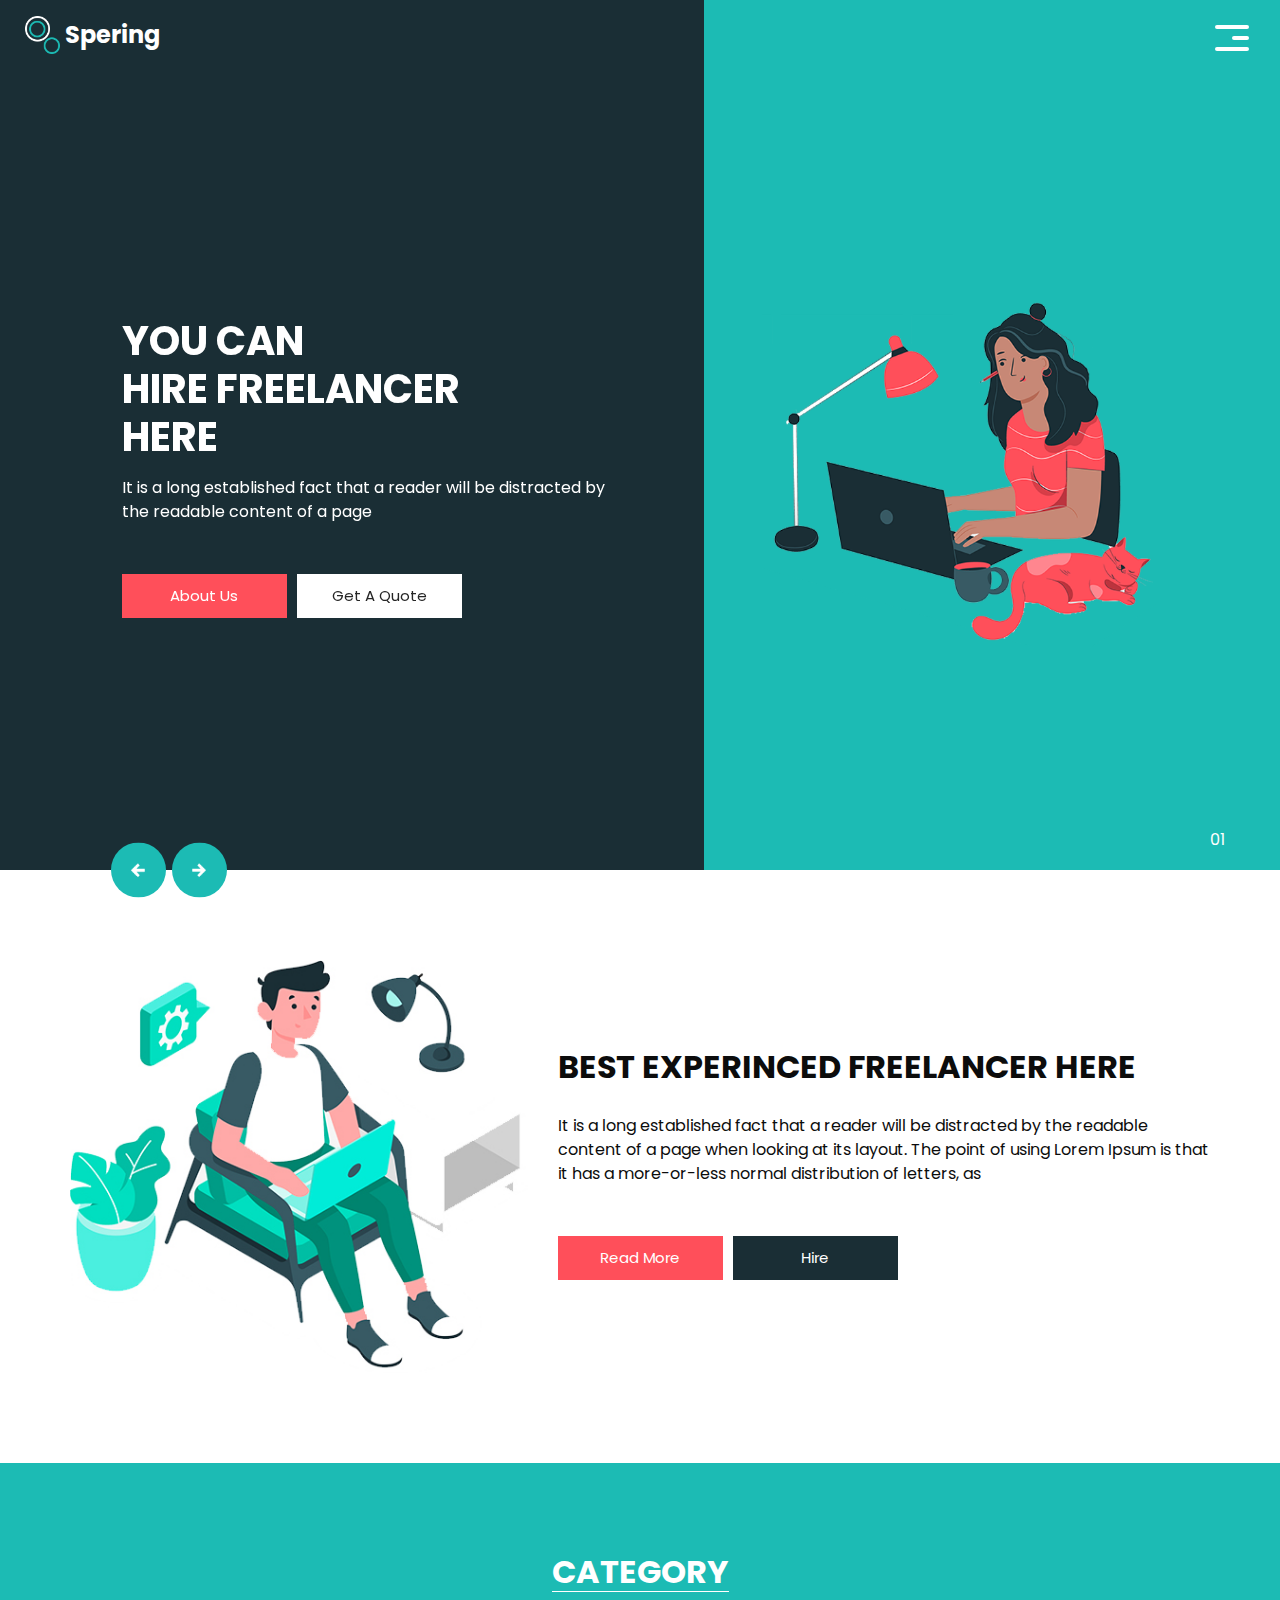
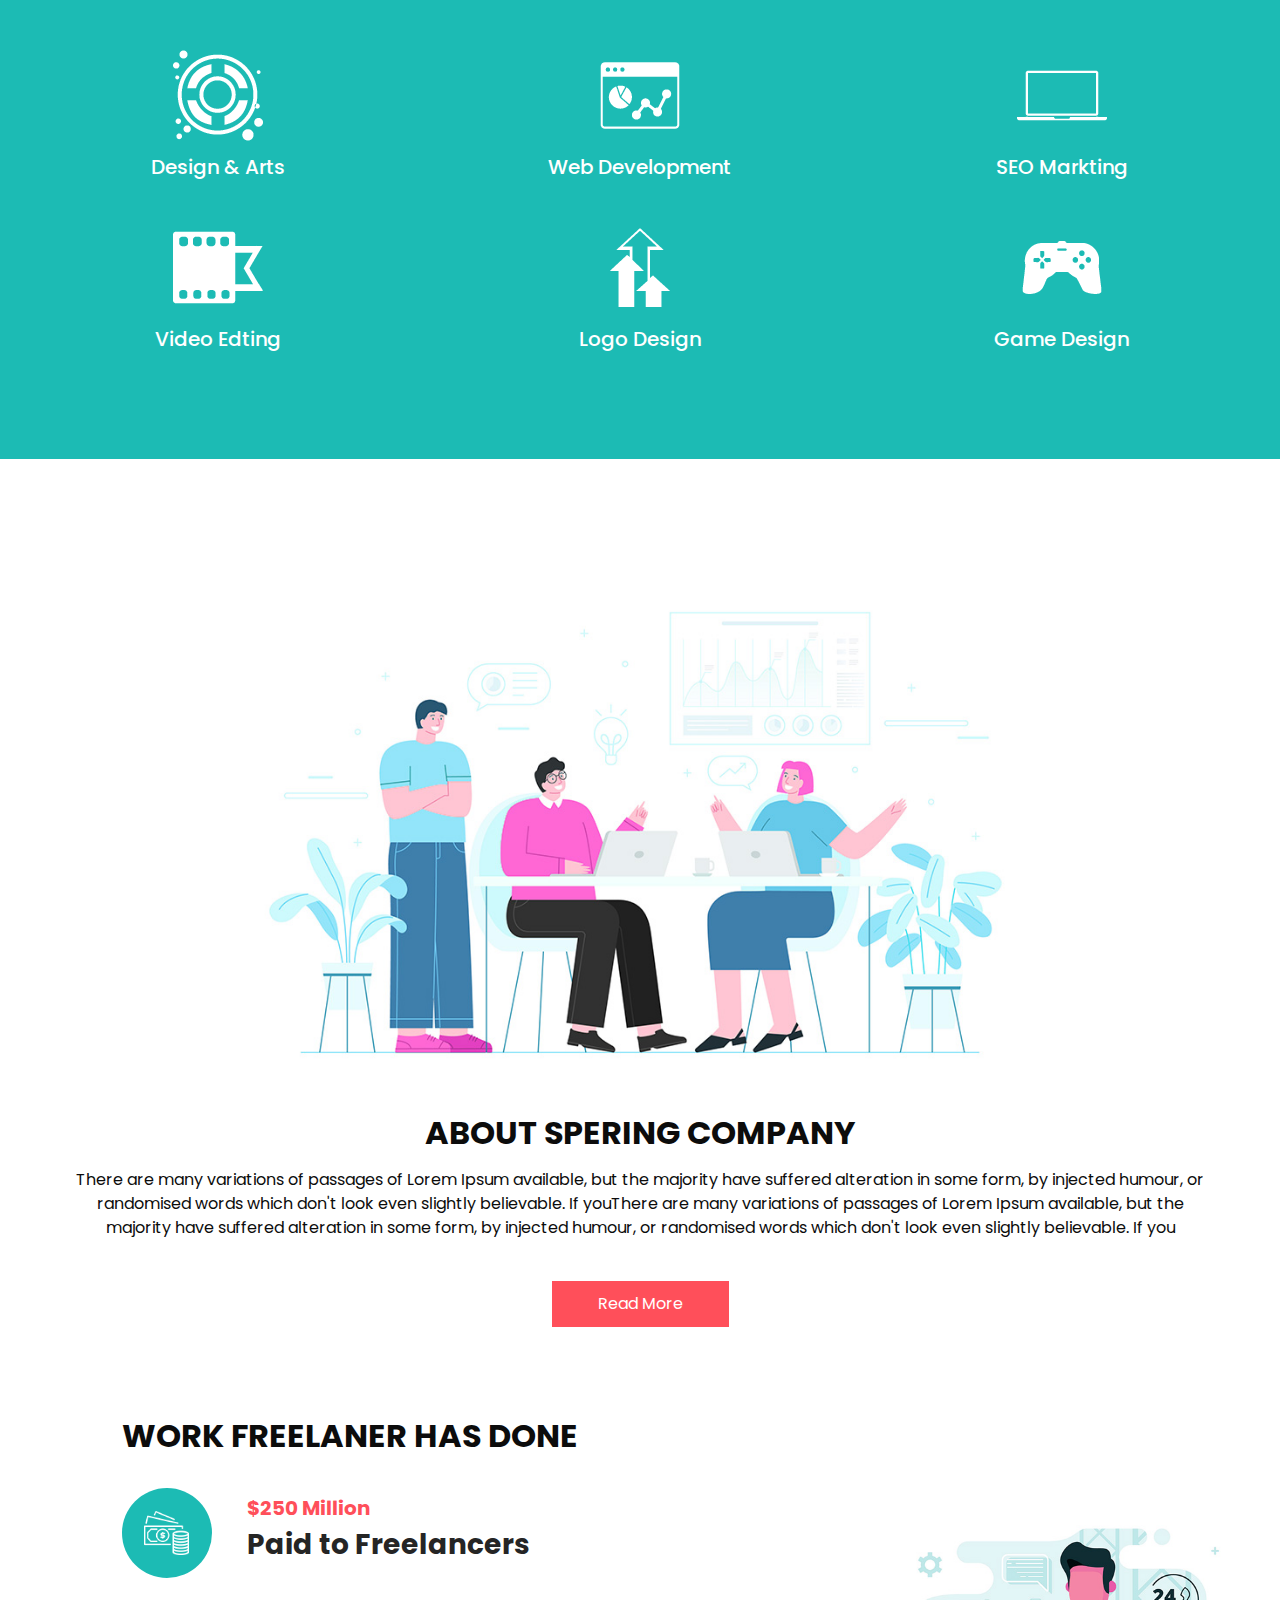
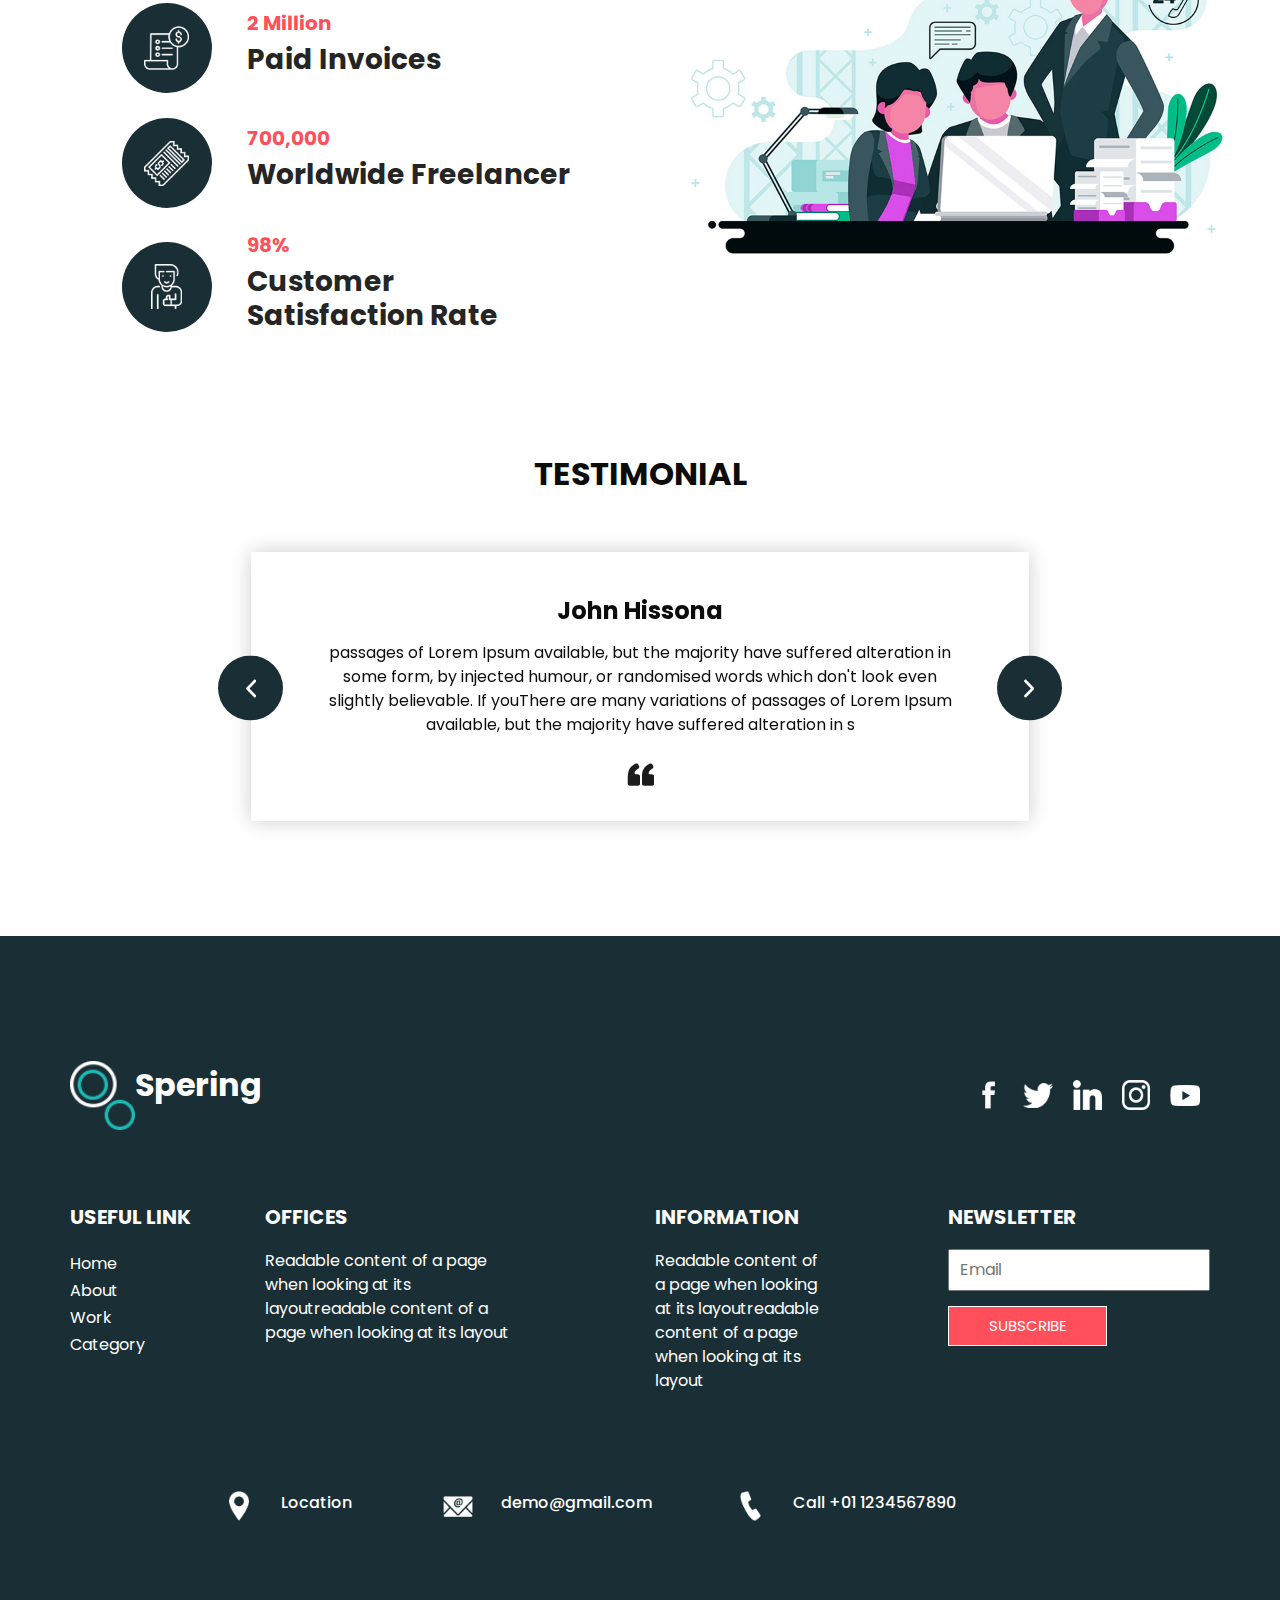
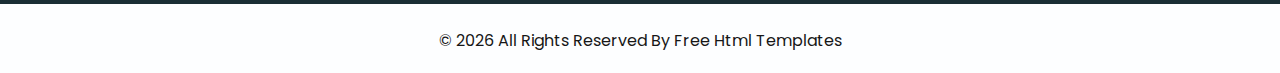
<file: doc/index.html>
<!DOCTYPE html>
<html>

<head>
  <!-- Basic -->
  <meta charset="utf-8" />
  <meta http-equiv="X-UA-Compatible" content="IE=edge" />
  <!-- Mobile Metas -->
  <meta name="viewport" content="width=device-width, initial-scale=1, shrink-to-fit=no" />
  <!-- Site Metas -->
  <meta name="keywords" content="" />
  <meta name="description" content="" />
  <meta name="author" content="" />

  <title>Spering</title>

  <!-- bootstrap core css -->
  <link rel="stylesheet" type="text/css" href="css/bootstrap.css" />

  <link href="https://fonts.googleapis.com/css?family=Poppins:400,700&display=swap" rel="stylesheet">
  <!-- Custom styles for this template -->
  <link href="css/style.css" rel="stylesheet" />
  <!-- responsive style -->
  <link href="css/responsive.css" rel="stylesheet" />
</head>

<body>
  <div class="hero_area">
    <!-- header section strats -->
    <header class="header_section">
      <div class="container-fluid">
        <nav class="navbar navbar-expand-lg custom_nav-container">
          <a class="navbar-brand" href="index.html">
            <img src="images/logo.png" alt="" />
            <span>
              Spering
            </span>
          </a>
          <button class="navbar-toggler" type="button" data-toggle="collapse" data-target="#navbarSupportedContent" aria-controls="navbarSupportedContent" aria-expanded="false" aria-label="Toggle navigation">
            <span class="navbar-toggler-icon"></span>
          </button>

          <div class="collapse navbar-collapse" id="navbarSupportedContent">
            <ul class="navbar-nav  ">
              <li class="nav-item active">
                <a class="nav-link" href="index.html">Home <span class="sr-only">(current)</span></a>
              </li>
              <li class="nav-item">
                <a class="nav-link" href="about.html"> About</a>
              </li>
              <li class="nav-item">
                <a class="nav-link" href="work.html">Work </a>
              </li>
              <li class="nav-item">
                <a class="nav-link" href="category.html"> Category </a>
              </li>
            </ul>
            <div class="user_option">
              <a href="">
                <span>
                  Login
                </span>
              </a>
              <form class="form-inline my-2 my-lg-0 ml-0 ml-lg-4 mb-3 mb-lg-0">
                <button class="btn  my-2 my-sm-0 nav_search-btn" type="submit"></button>
              </form>
            </div>
          </div>
          <div>
            <div class="custom_menu-btn ">
              <button>
                <span class=" s-1">

                </span>
                <span class="s-2">

                </span>
                <span class="s-3">

                </span>
              </button>
            </div>
          </div>

        </nav>
      </div>
    </header>
    <!-- end header section -->
    <!-- slider section -->
    <section class="slider_section ">
      <div class="carousel_btn-container">
        <a class="carousel-control-prev" href="#carouselExampleIndicators" role="button" data-slide="prev">
          <span class="sr-only">Previous</span>
        </a>
        <a class="carousel-control-next" href="#carouselExampleIndicators" role="button" data-slide="next">
          <span class="sr-only">Next</span>
        </a>
      </div>
      <div id="carouselExampleIndicators" class="carousel slide" data-ride="carousel">
        <ol class="carousel-indicators">
          <li data-target="#carouselExampleIndicators" data-slide-to="0" class="active">01</li>
          <li data-target="#carouselExampleIndicators" data-slide-to="1">02</li>
          <li data-target="#carouselExampleIndicators" data-slide-to="2">03</li>
        </ol>
        <div class="carousel-inner">
          <div class="carousel-item active">
            <div class="container-fluid">
              <div class="row">
                <div class="col-md-5 offset-md-1">
                  <div class="detail-box">
                    <h1>
                      You Can <br>
                      Hire Freelancer <br>
                      Here
                    </h1>
                    <p>
                      It is a long established fact that a reader will be distracted by
                      the readable content of a page
                    </p>
                    <div class="btn-box">
                      <a href="" class="btn-1">
                        About Us
                      </a>
                      <a href="" class="btn-2">
                        Get A Quote
                      </a>
                    </div>
                  </div>
                </div>
                <div class="offset-md-1 col-md-4 img-container">
                  <div class="img-box">
                    <img src="images/slider-img.png" alt="">
                  </div>
                </div>
              </div>
            </div>
          </div>
          <div class="carousel-item ">
            <div class="container-fluid">
              <div class="row">
                <div class="col-md-5 offset-md-1">
                  <div class="detail-box">
                    <h1>
                      You Can <br>
                      Hire Freelancer <br>
                      Here
                    </h1>
                    <p>
                      It is a long established fact that a reader will be distracted by
                      the readable content of a page
                    </p>
                    <div class="btn-box">
                      <a href="" class="btn-1">
                        About Us
                      </a>
                      <a href="" class="btn-2">
                        Get A Quote
                      </a>
                    </div>
                  </div>
                </div>
                <div class="offset-md-1 col-md-4 img-container">
                  <div class="img-box">
                    <img src="images/slider-img.png" alt="">
                  </div>
                </div>
              </div>
            </div>
          </div>
          <div class="carousel-item ">
            <div class="container-fluid">
              <div class="row">
                <div class="col-md-5 offset-md-1">
                  <div class="detail-box">
                    <h1>
                      You Can <br>
                      Hire Freelancer <br>
                      Here
                    </h1>
                    <p>
                      It is a long established fact that a reader will be distracted by
                      the readable content of a page
                    </p>
                    <div class="btn-box">
                      <a href="" class="btn-1">
                        About Us
                      </a>
                      <a href="" class="btn-2">
                        Get A Quote
                      </a>
                    </div>
                  </div>
                </div>
                <div class="offset-md-1 col-md-4 img-container">
                  <div class="img-box">
                    <img src="images/slider-img.png" alt="">
                  </div>
                </div>
              </div>
            </div>
          </div>
        </div>

      </div>

    </section>
    <!-- end slider section -->
  </div>


  <!-- experience section -->

  <section class="experience_section layout_padding">
    <div class="container">
      <div class="row">
        <div class="col-md-5">
          <div class="img-box">
            <img src="images/experience-img.jpg" alt="">
          </div>
        </div>
        <div class="col-md-7">
          <div class="detail-box">
            <div class="heading_container">
              <h2>
                Best Experinced Freelancer Here
              </h2>
            </div>
            <p>
              It is a long established fact that a reader will be distracted by the readable content of a page when looking at its layout. The point of using Lorem Ipsum is that it has a more-or-less normal distribution of letters, as
            </p>
            <div class="btn-box">
              <a href="" class="btn-1">
                Read More
              </a>
              <a href="" class="btn-2">
                Hire
              </a>
            </div>
          </div>
        </div>

      </div>
    </div>
  </section>

  <!-- end experience section -->

  <!-- category section -->

  <section class="category_section layout_padding">
    <div class="container">
      <div class="heading_container">
        <h2>
          Category
        </h2>
      </div>
      <div class="category_container">
        <div class="box">
          <div class="img-box">
            <img src="images/c1.png" alt="">
          </div>
          <div class="detail-box">
            <h5>
              Design & Arts
            </h5>
          </div>
        </div>
        <div class="box">
          <div class="img-box">
            <img src="images/c2.png" alt="">
          </div>
          <div class="detail-box">
            <h5>
              Web Development
            </h5>
          </div>
        </div>
        <div class="box">
          <div class="img-box">
            <img src="images/c3.png" alt="">
          </div>
          <div class="detail-box">
            <h5>
              SEO Markting
            </h5>
          </div>
        </div>
        <div class="box">
          <div class="img-box">
            <img src="images/c4.png" alt="">
          </div>
          <div class="detail-box">
            <h5>
              Video Edting
            </h5>
          </div>
        </div>
        <div class="box">
          <div class="img-box">
            <img src="images/c5.png" alt="">
          </div>
          <div class="detail-box">
            <h5>
              Logo Design
            </h5>
          </div>
        </div>
        <div class="box">
          <div class="img-box">
            <img src="images/c6.png" alt="">
          </div>
          <div class="detail-box">
            <h5>
              Game Design
            </h5>
          </div>
        </div>
      </div>
    </div>
  </section>


  <!-- end category section -->

  <!-- about section -->

  <section class="about_section layout_padding">
    <div class="container">
      <div class="row">
        <div class="col-md-10 col-lg-9 mx-auto">
          <div class="img-box">
            <img src="images/about-img.jpg" alt="">
          </div>
        </div>
      </div>
      <div class="detail-box">
        <h2>
          About Spering Company
        </h2>
        <p>
          There are many variations of passages of Lorem Ipsum available, but the majority have suffered alteration in some form, by injected humour, or randomised words which don't look even slightly believable. If youThere are many variations of passages of Lorem Ipsum available, but the majority have suffered alteration in some form, by injected humour, or randomised words which don't look even slightly believable. If you
        </p>
        <a href="">
          Read More
        </a>
      </div>
    </div>
  </section>

  <!-- end about section -->

  <!-- freelance section -->

  <section class="freelance_section ">
    <div id="accordion">
      <div class="container-fluid">
        <div class="row">
          <div class="col-md-5 offset-md-1">
            <div class="detail-box">
              <div class="heading_container">
                <h2>
                  Work Freelaner Has Done
                </h2>
              </div>
              <div class="tab_container">
                <div class="t-link-box" data-toggle="collapse" data-target="#collapseOne" aria-expanded="true" aria-controls="collapseOne">
                  <div class="img-box">
                    <img src="images/f1.png" alt="">
                  </div>
                  <div class="detail-box">
                    <h5>
                      $250 Million
                    </h5>
                    <h3>
                      Paid to Freelancers
                    </h3>
                  </div>
                </div>
                <div class="t-link-box collapsed" data-toggle="collapse" data-target="#collapseTwo" aria-expanded="false" aria-controls="collapseTwo">
                  <div class="img-box">
                    <img src="images/f2.png" alt="">
                  </div>
                  <div class="detail-box">
                    <h5>
                      2 Million
                    </h5>
                    <h3>
                      Paid Invoices
                    </h3>
                  </div>
                </div>
                <div class="t-link-box collapsed" data-toggle="collapse" data-target="#collapseThree" aria-expanded="false" aria-controls="collapseThree">
                  <div class="img-box">
                    <img src="images/f3.png" alt="">
                  </div>
                  <div class="detail-box">
                    <h5>
                      700,000
                    </h5>
                    <h3>
                      Worldwide Freelancer
                    </h3>
                  </div>
                </div>
                <div class="t-link-box collapsed" data-toggle="collapse" data-target="#collapseFour" aria-expanded="false" aria-controls="collapseFour">
                  <div class="img-box">
                    <img src="images/f4.png" alt="">
                  </div>
                  <div class="detail-box">
                    <h5>
                      98%
                    </h5>
                    <h3>
                      Customer <br>
                      Satisfaction Rate
                    </h3>
                  </div>
                </div>
              </div>
            </div>
          </div>
          <div class="col-md-6">
            <div class="collapse show" id="collapseOne" aria-labelledby="headingOne" data-parent="#accordion">
              <div class="img-box">
                <img src="images/freelance-img.jpg" alt="">
              </div>
            </div>
            <div class="collapse" id="collapseTwo" aria-labelledby="headingTwo" data-parent="#accordion">
              <div class="img-box">
                <img src="images/freelance-img.jpg" alt="">
              </div>
            </div>
            <div class="collapse" id="collapseThree" aria-labelledby="headingThree" data-parent="#accordion">
              <div class="img-box">
                <img src="images/freelance-img.jpg" alt="">
              </div>
            </div>
            <div class="collapse" id="collapseFour" aria-labelledby="headingfour" data-parent="#accordion">
              <div class="img-box">
                <img src="images/freelance-img.jpg" alt="">
              </div>
            </div>
          </div>
        </div>
      </div>
    </div>
  </section>

  <!-- end freelance section -->

  <!-- client section -->

  <section class="client_section layout_padding">
    <div class="container">
      <div class="row">
        <div class="col-lg-9 col-md-10 mx-auto">
          <div class="heading_container">
            <h2>
              Testimonial
            </h2>
          </div>
          <div id="carouselExampleControls" class="carousel slide" data-ride="carousel">
            <div class="carousel-inner">
              <div class="carousel-item active">
                <div class="detail-box">
                  <h4>
                    John Hissona
                  </h4>
                  <p>
                    passages of Lorem Ipsum available, but the majority have suffered alteration in some form, by injected humour, or randomised words which don't look even slightly believable. If youThere are many variations of passages of Lorem Ipsum available, but the majority have suffered alteration in s
                  </p>
                  <img src="images/quote.png" alt="">
                </div>
              </div>
              <div class="carousel-item">
                <div class="detail-box">
                  <h4>
                    John Hissona
                  </h4>
                  <p>
                    passages of Lorem Ipsum available, but the majority have suffered alteration in some form, by injected humour, or randomised words which don't look even slightly believable. If youThere are many variations of passages of Lorem Ipsum available, but the majority have suffered alteration in s
                  </p>
                  <img src="images/quote.png" alt="">
                </div>
              </div>
              <div class="carousel-item">
                <div class="detail-box">
                  <h4>
                    John Hissona
                  </h4>
                  <p>
                    passages of Lorem Ipsum available, but the majority have suffered alteration in some form, by injected humour, or randomised words which don't look even slightly believable. If youThere are many variations of passages of Lorem Ipsum available, but the majority have suffered alteration in s
                  </p>
                  <img src="images/quote.png" alt="">
                </div>
              </div>
            </div>
            <a class="carousel-control-prev" href="#carouselExampleControls" role="button" data-slide="prev">
              <span class="sr-only">Previous</span>
            </a>
            <a class="carousel-control-next" href="#carouselExampleControls" role="button" data-slide="next">
              <span class="sr-only">Next</span>
            </a>
          </div>
        </div>
      </div>
    </div>
  </section>

  <!-- end client section -->



  <!-- info section -->

  <section class="info_section ">
    <div class="info_container layout_padding-top">
      <div class="container">
        <div class="info_top">
          <div class="info_logo">
            <img src="images/logo.png" alt="" />
            <span>
              Spering
            </span>
          </div>
          <div class="social_box">
            <a href="#">
              <img src="images/fb.png" alt="">
            </a>
            <a href="#">
              <img src="images/twitter.png" alt="">
            </a>
            <a href="#">
              <img src="images/linkedin.png" alt="">
            </a>
            <a href="#">
              <img src="images/instagram.png" alt="">
            </a>
            <a href="#">
              <img src="images/youtube.png" alt="">
            </a>
          </div>
        </div>

        <div class="info_main">
          <div class="row">
            <div class="col-md-3 col-lg-2">
              <div class="info_link-box">
                <h5>
                  Useful Link
                </h5>
                <ul>
                  <li class=" active">
                    <a class="" href="index.html">Home <span class="sr-only">(current)</span></a>
                  </li>
                  <li class="">
                    <a class="" href="about.html">About </a>
                  </li>
                  <li class="">
                    <a class="" href="work.html">Work </a>
                  </li>
                  <li class="">
                    <a class="" href="category.html">Category </a>
                  </li>
                </ul>
              </div>
            </div>
            <div class="col-md-3 ">
              <h5>
                Offices
              </h5>
              <p>
                Readable content of a page when looking at its layoutreadable content of a page when looking at its layout
              </p>
            </div>

            <div class="col-md-3 col-lg-2 offset-lg-1">
              <h5>
                Information
              </h5>
              <p>
                Readable content of a page when looking at its layoutreadable content of a page when looking at its layout
              </p>
            </div>

            <div class="col-md-3  offset-lg-1">
              <div class="info_form ">
                <h5>
                  Newsletter
                </h5>
                <form action="">
                  <input type="email" placeholder="Email">
                  <button>
                    Subscribe
                  </button>
                </form>
              </div>
            </div>
          </div>
        </div>
        <div class="row">
          <div class="col-lg-9 col-md-10 mx-auto">
            <div class="info_contact layout_padding2">
              <div class="row">
                <div class="col-md-3">
                  <a href="#" class="link-box">
                    <div class="img-box">
                      <img src="images/location.png" alt="">
                    </div>
                    <div class="detail-box">
                      <h6>
                        Location
                      </h6>
                    </div>
                  </a>
                </div>
                <div class="col-md-4">
                  <a href="#" class="link-box">
                    <div class="img-box">
                      <img src="images/mail.png" alt="">
                    </div>
                    <div class="detail-box">
                      <h6>
                        demo@gmail.com
                      </h6>
                    </div>
                  </a>
                </div>
                <div class="col-md-5">
                  <a href="#" class="link-box">
                    <div class="img-box">
                      <img src="images/call.png" alt="">
                    </div>
                    <div class="detail-box">
                      <h6>
                        Call +01 1234567890
                      </h6>
                    </div>
                  </a>
                </div>
              </div>
            </div>
          </div>
        </div>

      </div>
    </div>
  </section>

  <!-- end info section -->

  <!-- footer section -->
  <footer class="container-fluid footer_section ">
    <div class="container">
      <p>
        &copy; <span id="displayDate"></span> All Rights Reserved By
        <a href="https://html.design/">Free Html Templates</a>
      </p>
    </div>
  </footer>
  <!-- end  footer section -->


  <script src="js/jquery-3.4.1.min.js"></script>
  <script src="js/bootstrap.js"></script>
  <script src="js/custom.js"></script>


</body>
</body>

</html>
</file>
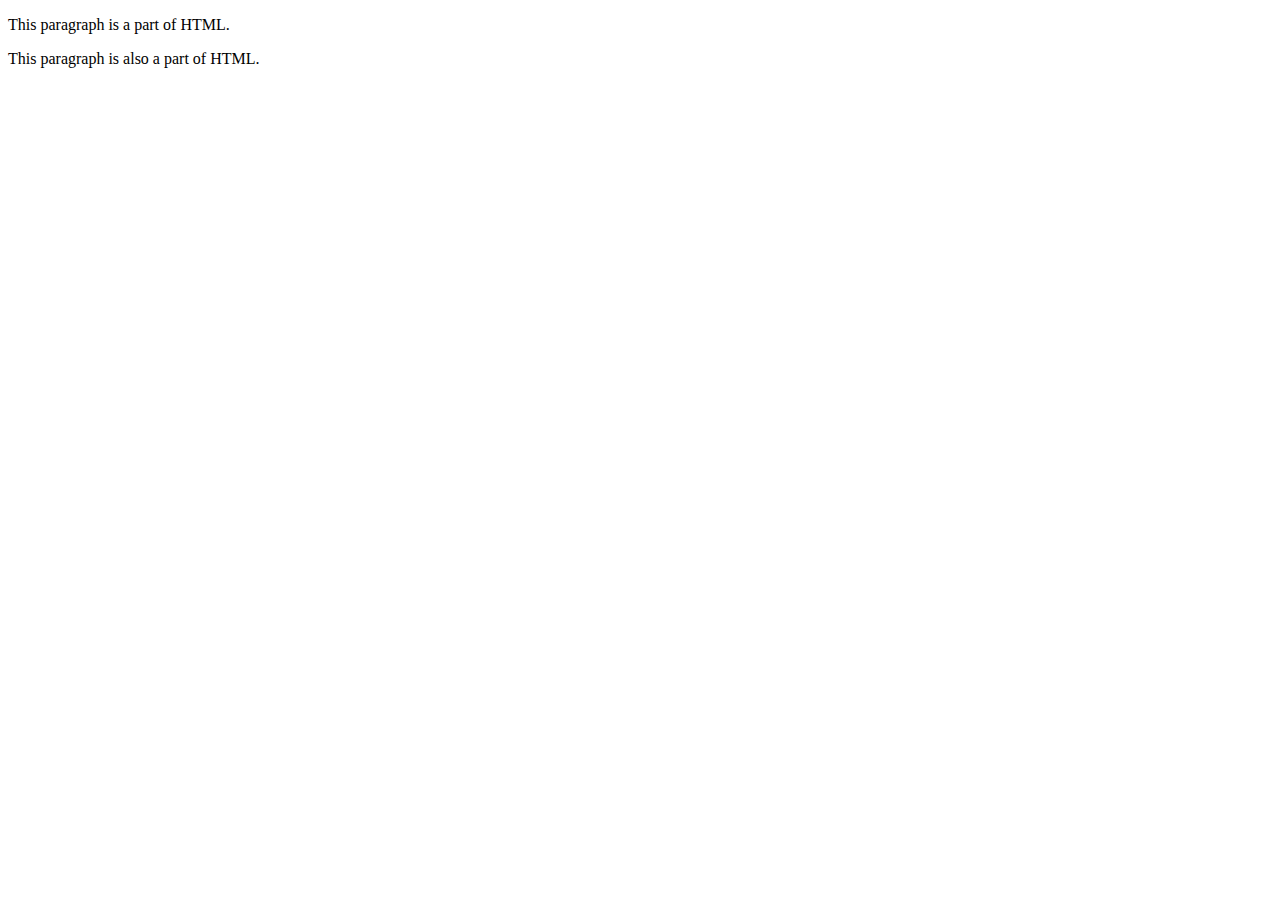
<file: react/index.html>
<!DOCTYPE html>
<html>
  <head><title>My app</title></head>
  <body>
    <p>This paragraph is a part of HTML.</p>
    <nav id="navigation"></nav>
    <p>This paragraph is also a part of HTML.</p>
  </body>
</html>
</file>
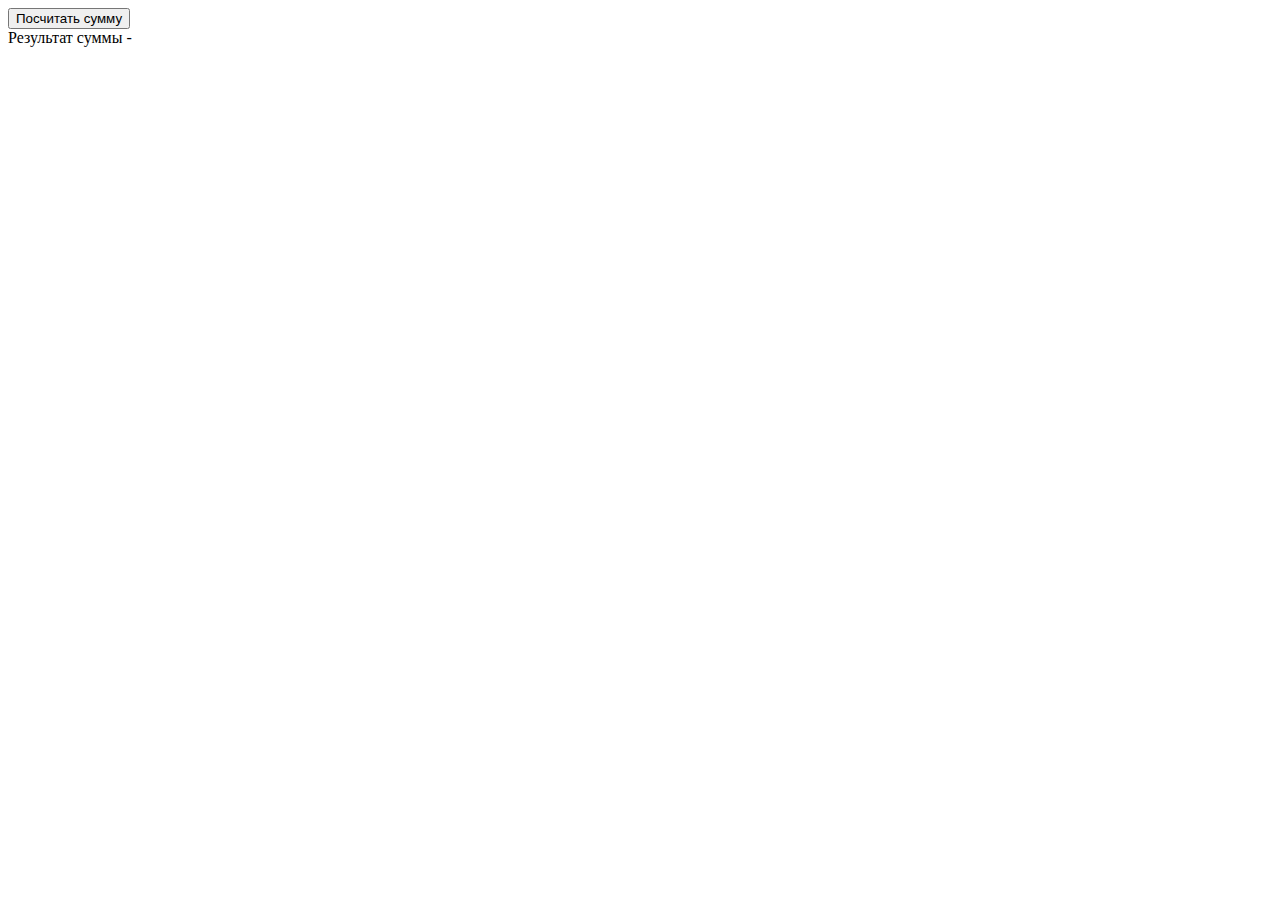
<file: exams/Практика Абашин/Задание 2/index.html>
<!DOCTYPE html>
<html lang="en">

<head>
    <meta charset="UTF-8">
    <meta http-equiv="X-UA-Compatible" content="IE=edge">
    <meta name="viewport" content="width=device-width, initial-scale=1.0">
    <title>Document</title>
    <script type="text/javascript" src="script.js"></script>
</head>

<body onload="on_load()">
    <div id="div-inputs">
    </div>
    <div id="div-button">
        <input type="button" id="make_action" value="Посчитать сумму" onclick="calculate_sum()">
    </div>
    <div id="div-result">
        Результат суммы - <span id="result">
        </span>
    </div>
</body>

</html>
</file>
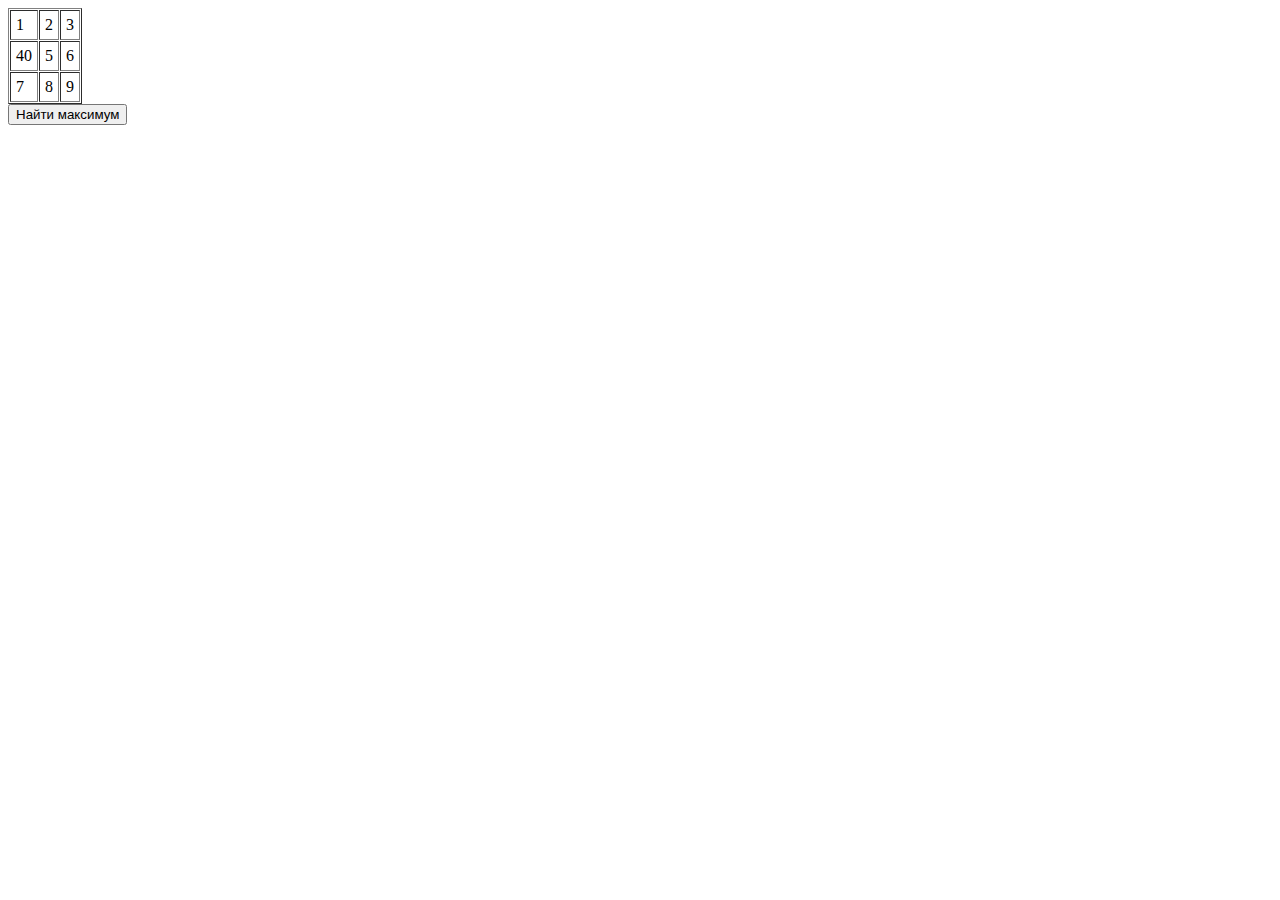
<file: exams/Практика Абашин/Задание 3/index.html>
<!DOCTYPE html>
<html lang="en">

<head>
    <meta charset="UTF-8">
    <meta http-equiv="X-UA-Compatible" content="IE=edge">
    <meta name="viewport" content="width=device-width, initial-scale=1.0">
    <title>Document</title>
    <script type="text/javascript" src="script.js"></script>
</head>

<body>
    <div id="div-table">
        <table border="1" cellspacing="1" cellpadding="5">
            <tr>
                <td>1</td>
                <td>2</td>
                <td>3</td>
            </tr>
            <tr>
                <td>40</td>
                <td>5</td>
                <td>6</td>
            </tr>
            <tr>
                <td>7</td>
                <td>8</td>
                <td>9</td>
            </tr>
        </table>
    </div>
    <div id="div-button">
        <input type="button" value="Найти максимум" id="highlight-max" onclick="highlight_max()">
    </div>
</body>

</html>
</file>
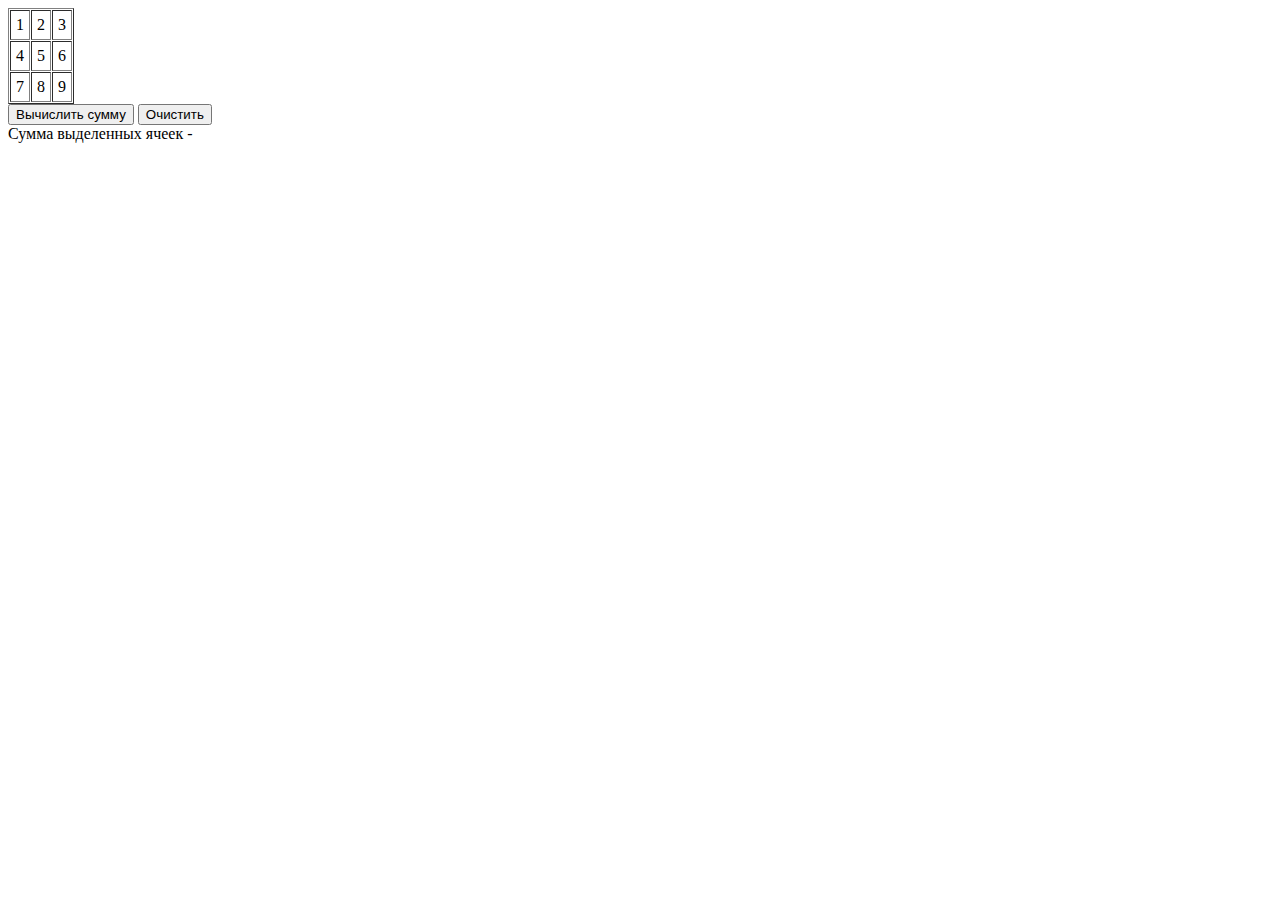
<file: exams/Практика Абашин/Задание 4/index.html>
<!DOCTYPE html>
<html lang="en">

<head>
    <meta charset="UTF-8">
    <meta http-equiv="X-UA-Compatible" content="IE=edge">
    <meta name="viewport" content="width=device-width, initial-scale=1.0">
    <title>Document</title>
    <script type="text/javascript" src="script.js"></script>
</head>

<body onload="on_load()">
    <div id="div-table">
        <table border="1" cellspacing="1" cellpadding="5">
            <tr>
                <td>1</td>
                <td>2</td>
                <td>3</td>
            </tr>
            <tr>
                <td>4</td>
                <td>5</td>
                <td>6</td>
            </tr>
            <tr>
                <td>7</td>
                <td>8</td>
                <td>9</td>
            </tr>
        </table>
    </div>
    <div id="div-button">
        <button id="calculate" onclick="calculate_highlighted()">Вычислить сумму</button>
        <button id="clear" onclick="clear_highlighting()">Очистить</button>
    </div>
    <div id="div-result">
        Сумма выделенных ячеек - <span id="span-result">
        </span>
    </div>
</body>

</html>
</file>
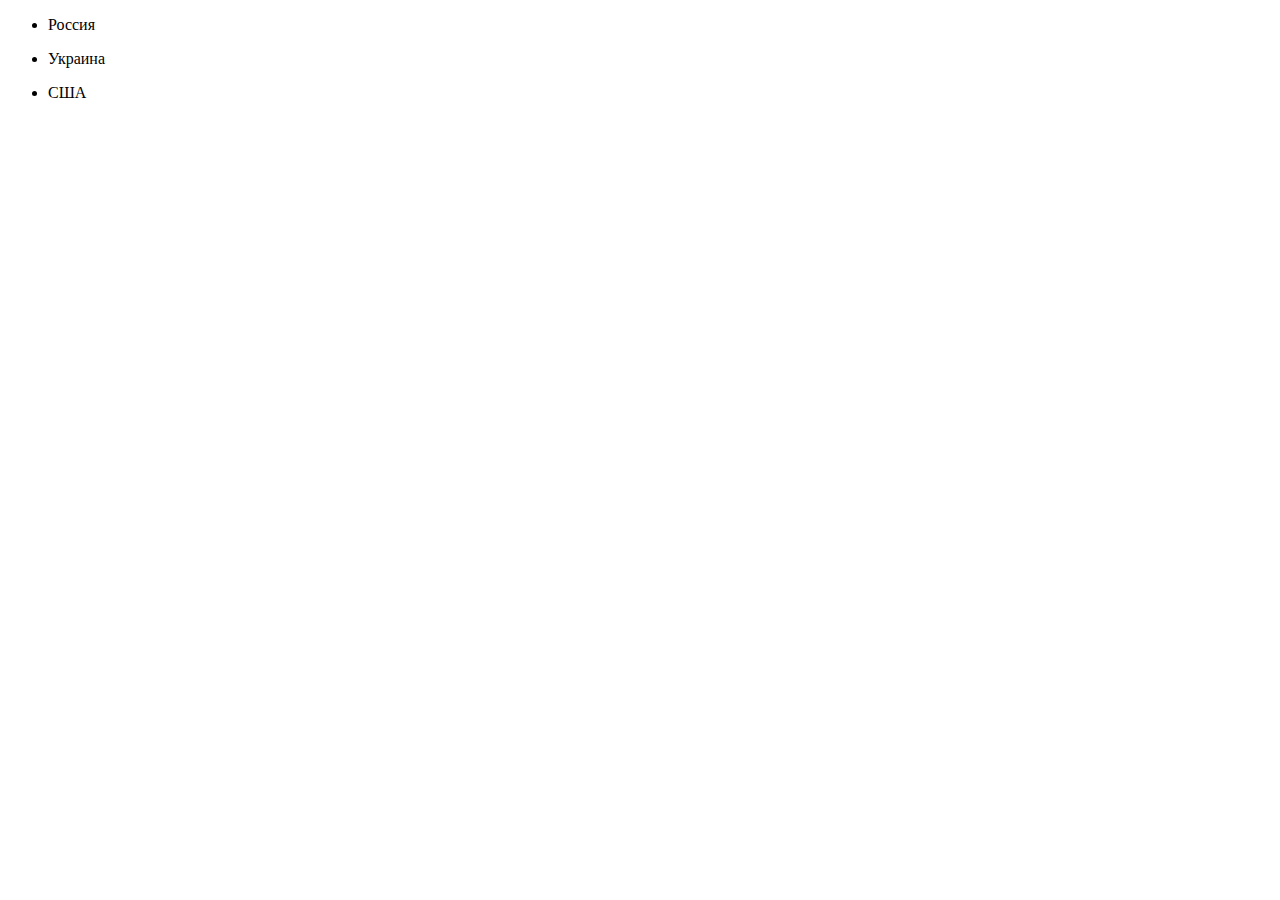
<file: exams/Практика Абашин/Задание 5/index.html>
<!DOCTYPE html>
<html lang="en">

<head>
    <meta charset="UTF-8">
    <meta http-equiv="X-UA-Compatible" content="IE=edge">
    <meta name="viewport" content="width=device-width, initial-scale=1.0">
    <title>Document</title>
    <script type="text/javascript" src="script.js"></script>
    <link rel="stylesheet" href="style.css">
</head>

<body onload="on_load()">
    <div id="div-main">
        <ul id="ul-countries">
            <li>
                <p class="p-country">Россия</p>
                <ul class="ul-cities">
                    <li>Москва</li>
                    <li>Санкт-Петербург</li>
                    <li>Ростов на Дону</li>
                    <li>Уфа</li>
                </ul>
            </li>

            <li>
                <p class="p-country">Украина</p>
                <ul class="ul-cities">
                    <li>Киев</li>
                    <li>Днепропетровск</li>
                    <li>Львов</li>
                </ul>
            </li>
            <li>
                <p class="p-country">США</p>
                <ul class="ul-cities">
                    <li>Вашингтон</li>
                    <li>Нью Йорк</li>
                    <li>Лос-Анджелес</li>
                </ul>
            </li>
        </ul>
    </div>
</body>

</html>
</file>
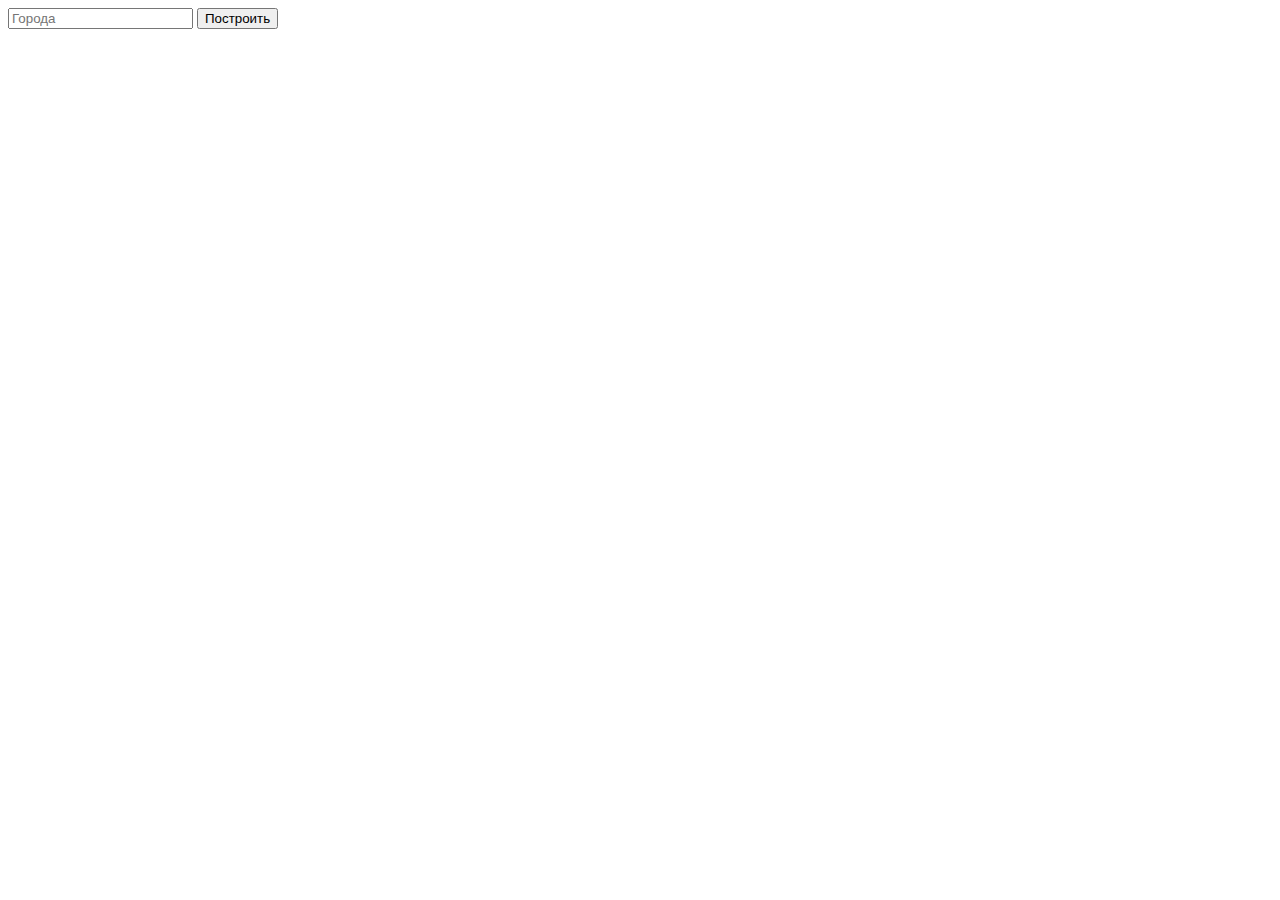
<file: exams/Практика Абашин/Задание 6/index.html>
<!DOCTYPE html>
<html lang="en">

<head>
    <meta charset="UTF-8">
    <meta http-equiv="X-UA-Compatible" content="IE=edge">
    <meta name="viewport" content="width=device-width, initial-scale=1.0">
    <title>Document</title>
    <script type="text/javascript" src="script.js"></script>
</head>

<body>
    <div id="div-main">
        <input type="text" placeholder="Города" id="input-cities">
        <input type="button" value="Построить" id="write-cities" onclick="create_ul()">
        <div id="div-cities">
        </div>
    </div>
</body>

</html>
</file>
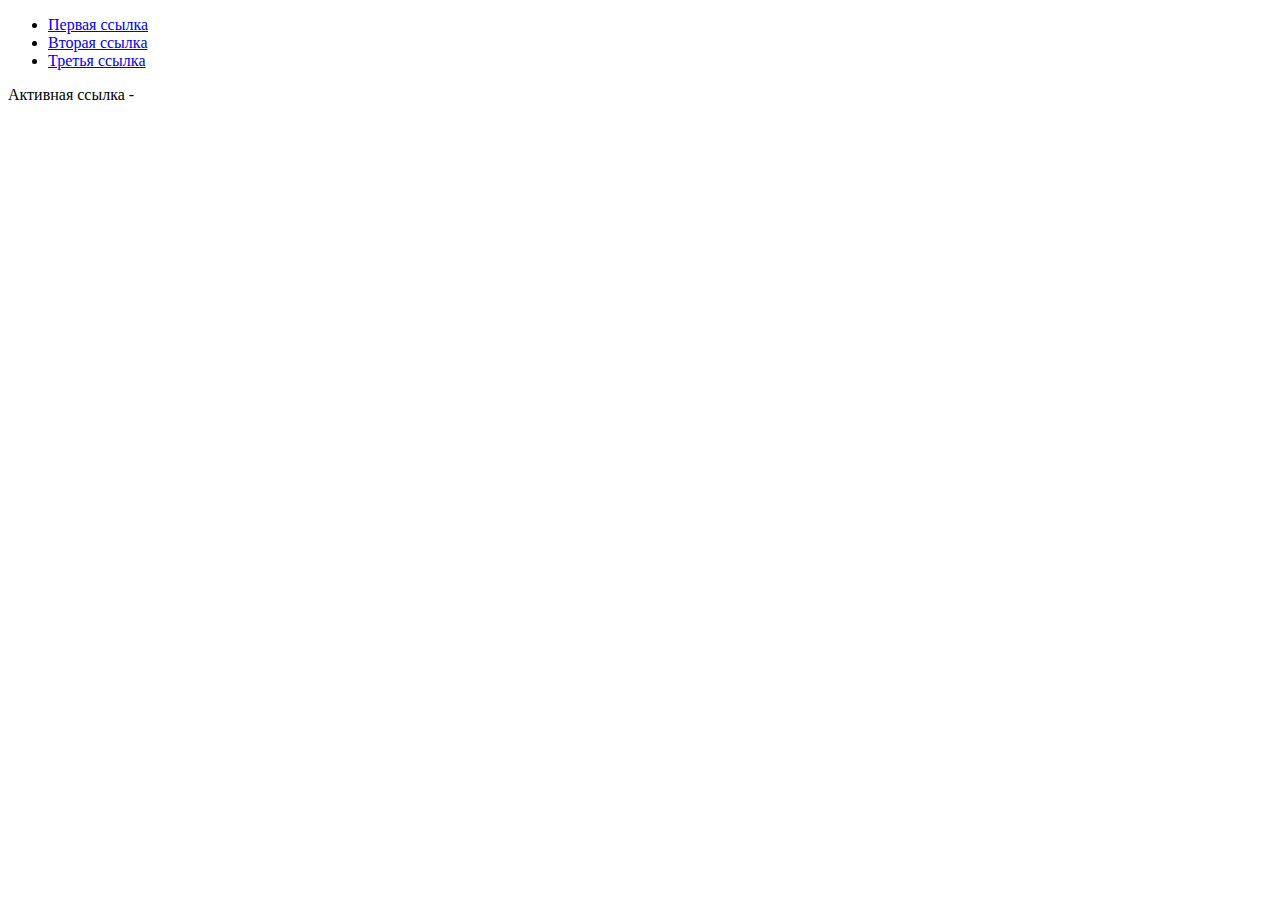
<file: exams/Практика Абашин/Задание 7/index.html>
<!DOCTYPE html>
<html lang="en">

<head>
    <meta charset="UTF-8">
    <meta http-equiv="X-UA-Compatible" content="IE=edge">
    <meta name="viewport" content="width=device-width, initial-scale=1.0">
    <title>Document</title>
    <script type="text/javascript" src="script.js"></script>
</head>

<body onload="on_load()">
    <div id="div-main">
        <div id="div-links">
            <ul>
                <li>
                    <a href="#" class="simple-link">Первая ссылка</a>
                </li>
                <li>
                    <a href="#" class="simple-link">Вторая ссылка</a>
                </li>
                <li>
                    <a href="#" class="simple-link">Третья ссылка</a>
                </li>
            </ul>
        </div>
        <div id="div-active">
            Активная ссылка - <span id="div-active-link"></span>
        </div>
    </div>
</body>

</html>
</file>
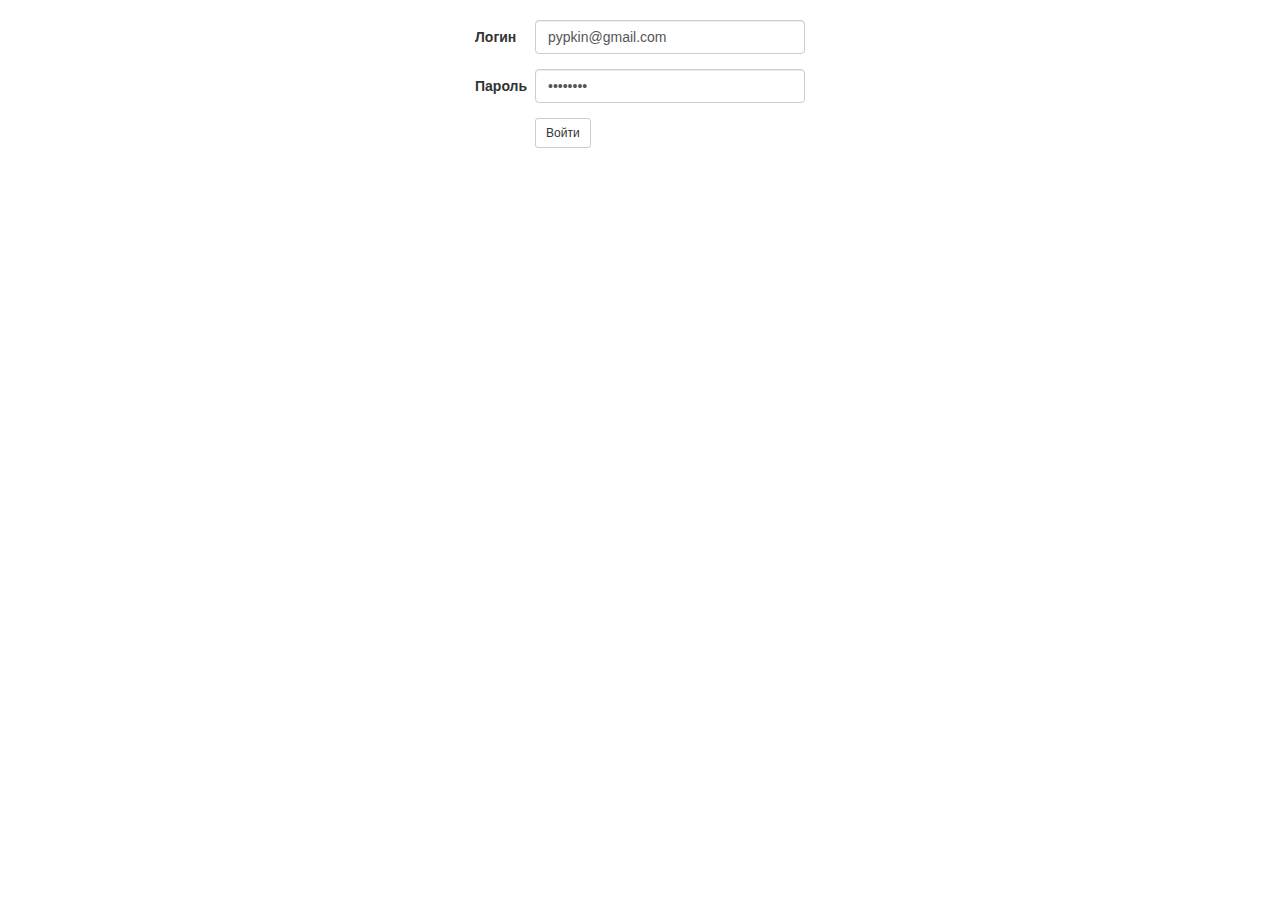
<file: exams/Практика Барабаш/Задание 1/index.html>
<!DOCTYPE html>
<html lang="en">

<head>
    <meta charset="UTF-8">
    <meta http-equiv="X-UA-Compatible" content="IE=edge">
    <meta name="viewport" content="width=device-width, initial-scale=1.0">
    <title>Задание 1</title>
    <link rel="stylesheet" href="https://cdn.jsdelivr.net/npm/bootstrap@3.4.1/dist/css/bootstrap.min.css" integrity="sha384-HSMxcRTRxnN+Bdg0JdbxYKrThecOKuH5zCYotlSAcp1+c8xmyTe9GYg1l9a69psu" crossorigin="anonymous">
</head>

<body>
    <style>
        .form form {
            width: 300px;
            margin: 0 auto;
            padding-top: 20px;
        }
    </style>

    <div class="form">
        <form class="form-horizontal" role="form" action="http://localhost:8085/server" method="POST">
            <div class="form-group">
                <div class="form-group">
                    <label for="inputEmail3" class="col-sm-2 control-label">Логин</label>
                    <div class="col-sm-10">
                        <input type="email" class="form-control" placeholder="Логин" value="pypkin@gmail.com" name="login" required>
                    </div>
                </div>
                <div class="form-group">
                    <label for="inputPassword3" class="col-sm-2 control-label">Пароль</label>
                    <div class="col-sm-10">
                        <input type="password" class="form-control" placeholder="Пароль" value="12345678" name="password" minlength="8" required>
                    </div>
                </div>
                <div class="form-group">
                    <div class="col-sm-offset-2 col-sm-10">
                        <button type="submit" class="btn btn-default btn-sm">Войти</button>
                    </div>
                </div>
            </div>
        </form>
    </div>
</body>

</html>
</file>
<file: doc/css/style.css>
body {
  font-family: 'Poppins', sans-serif;
  color: #0c0c0c;
  background-color: #ffffff;
}

.layout_padding {
  padding-top: 90px;
  padding-bottom: 90px;
}

.layout_padding2 {
  padding: 45px 0;
}

.layout_padding2-top {
  padding-top: 45px;
  padding-bottom: 45px;
}

.layout_padding2-bottom {
  padding-bottom: 45px;
}

.layout_padding-top {
  padding-top: 90px;
}

.layout_padding-bottom {
  padding-bottom: 90px;
}

.heading_container {
  display: -webkit-box;
  display: -ms-flexbox;
  display: flex;
}

.heading_container h2 {
  font-weight: bold;
  text-transform: uppercase;
}

/*header section*/
.hero_area {
  height: calc(100vh - 30px);
  background: -webkit-gradient(linear, left top, right top, color-stop(55%, #1a2e35), color-stop(55%, #1cbbb4));
  background: linear-gradient(to right, #1a2e35 55%, #1cbbb4 55%);
  display: -webkit-box;
  display: -ms-flexbox;
  display: flex;
  -webkit-box-orient: vertical;
  -webkit-box-direction: normal;
      -ms-flex-direction: column;
          flex-direction: column;
  position: relative;
}

.sub_page .hero_area {
  height: auto;
  background: none;
  background-color: #1a2e35;
}

.hero_area.sub_pages {
  height: auto;
}

.header_section {
  overflow-x: hidden;
}

.header_section .container-fluid {
  padding-right: 25px;
  padding-left: 25px;
}

.header_section .nav_container {
  margin: 0 auto;
}

.header_section .user_option {
  display: -webkit-box;
  display: -ms-flexbox;
  display: flex;
  -webkit-box-align: center;
      -ms-flex-align: center;
          align-items: center;
}

.header_section .user_option a {
  display: -webkit-box;
  display: -ms-flexbox;
  display: flex;
  color: #ffffff;
  -webkit-box-align: center;
      -ms-flex-align: center;
          align-items: center;
}

.header_section .user_option a img {
  min-width: 20px;
  height: 20px;
  margin-right: 5px;
}

.custom_nav-container.navbar-expand-lg .navbar-nav .nav-item .nav-link {
  padding: 10px 15px;
  color: #ffffff;
  text-align: center;
}

a,
a:hover,
a:focus {
  text-decoration: none;
}

a:hover,
a:focus {
  color: initial;
}

.btn,
.btn:focus {
  outline: none !important;
  -webkit-box-shadow: none;
          box-shadow: none;
}

.custom_nav-container .nav_search-btn {
  background-image: url(../images/search-icon.png);
  background-size: 17px;
  background-repeat: no-repeat;
  background-position-y: 7px;
  width: 35px;
  height: 35px;
  padding: 0;
  border: none;
}

.custom_nav-container form {
  padding-top: 7px;
}

.navbar-brand {
  margin-right: 5%;
  display: -webkit-box;
  display: -ms-flexbox;
  display: flex;
  -webkit-box-align: center;
      -ms-flex-align: center;
          align-items: center;
}

.navbar-brand img {
  width: 35px;
  margin-right: 5px;
}

.navbar-brand span {
  font-weight: bold;
  color: #ffffff;
  font-size: 24px;
}

.custom_nav-container {
  z-index: 99999;
  padding: 0;
  height: 70px;
}

.custom_nav-container .navbar-toggler {
  outline: none;
}

.custom_nav-container .navbar-toggler .navbar-toggler-icon {
  background-image: url(../images/menu.png);
  background-size: 30px;
  width: 32px;
  height: 32px;
}

.lg_toggl-btn {
  background-color: transparent;
  border: none;
  outline: none;
  width: 56px;
  height: 40px;
  cursor: pointer;
}

.lg_toggl-btn:focus {
  outline: none;
}

.login_btn-container {
  padding-top: 30px;
}

.login_btn-container a {
  color: #1cbbb4;
  text-transform: uppercase;
}

/*end header section*/
/* slider section */
.slider_section {
  -webkit-box-flex: 1;
      -ms-flex: 1;
          flex: 1;
  display: -webkit-box;
  display: -ms-flexbox;
  display: flex;
  -webkit-box-align: center;
      -ms-flex-align: center;
          align-items: center;
  position: relative;
}

.slider_section .row {
  -webkit-box-align: center;
      -ms-flex-align: center;
          align-items: center;
}

.slider_section .row > div {
  position: unset;
}

.slider_section .detail-box h1 {
  color: #ffffff;
  font-weight: bold;
  text-transform: uppercase;
}

.slider_section .detail-box p {
  color: #ffffff;
  margin-top: 15px;
}

.slider_section .detail-box .btn-box {
  display: -webkit-box;
  display: -ms-flexbox;
  display: flex;
  -ms-flex-wrap: wrap;
      flex-wrap: wrap;
  margin: 45px -5px 0 -5px;
}

.slider_section .detail-box .btn-box a {
  text-align: center;
  width: 165px;
  font-size: 15px;
  margin: 5px;
}

.slider_section .detail-box .btn-box .btn-1 {
  display: inline-block;
  padding: 10px 0;
  background-color: #ff4f5a;
  color: #ffffff;
  -webkit-transition: all 0.3s;
  transition: all 0.3s;
  border: 1px solid transparent;
  border-radius: 0;
}

.slider_section .detail-box .btn-box .btn-1:hover {
  background-color: transparent;
  border-color: #ff4f5a;
  color: #ff4f5a;
}

.slider_section .detail-box .btn-box .btn-2 {
  display: inline-block;
  padding: 10px 0;
  background-color: #ffffff;
  color: #252525;
  -webkit-transition: all 0.3s;
  transition: all 0.3s;
  border: 1px solid transparent;
  border-radius: 0;
}

.slider_section .detail-box .btn-box .btn-2:hover {
  background-color: transparent;
  border-color: #ffffff;
  color: #ffffff;
}

.slider_section .img-container .img-box img {
  width: 100%;
}

.slider_section #carouselExampleIndicators {
  position: unset;
  width: 100%;
}

.slider_section .carousel_btn-container {
  width: 120px;
  position: absolute;
  bottom: 0;
  display: -webkit-box;
  display: -ms-flexbox;
  display: flex;
  -webkit-box-pack: justify;
      -ms-flex-pack: justify;
          justify-content: space-between;
  left: 8.5%;
  z-index: 999;
  -webkit-transform: translateY(50%);
          transform: translateY(50%);
}

.slider_section .carousel_btn-container .carousel-control-prev,
.slider_section .carousel_btn-container .carousel-control-next {
  position: relative;
  width: 55px;
  height: 55px;
  border: none;
  border-radius: 100%;
  opacity: 1;
  background-repeat: no-repeat;
  background-size: 14px;
  background-position: center;
  background-color: #1cbbb4;
  margin: 2px;
}

.slider_section .carousel_btn-container .carousel-control-prev:hover,
.slider_section .carousel_btn-container .carousel-control-next:hover {
  background-color: #ff4f5a;
}

.slider_section .carousel_btn-container .carousel-control-prev {
  background-image: url(../images/prev.png);
}

.slider_section .carousel_btn-container .carousel-control-next {
  background-image: url(../images/next.png);
}

.slider_section ol.carousel-indicators {
  margin: 0;
  width: 75px;
  bottom: 45px;
  left: initial;
  right: 25px;
}

.slider_section ol.carousel-indicators li {
  border-radius: 100%;
  text-indent: 0px;
  text-align: center;
  line-height: 55px;
  color: #ffffff;
  background-color: transparent;
  opacity: 1;
  display: none;
}

.slider_section ol.carousel-indicators li.active {
  display: block;
}

.experience_section .row {
  -webkit-box-align: center;
      -ms-flex-align: center;
          align-items: center;
}

.experience_section .detail-box p {
  margin-top: 20px;
}

.experience_section .detail-box .btn-box {
  display: -webkit-box;
  display: -ms-flexbox;
  display: flex;
  -ms-flex-wrap: wrap;
      flex-wrap: wrap;
  margin: 45px -5px 0 -5px;
}

.experience_section .detail-box .btn-box a {
  text-align: center;
  width: 165px;
  font-size: 15px;
  margin: 5px;
}

.experience_section .detail-box .btn-box .btn-1 {
  display: inline-block;
  padding: 10px 0;
  background-color: #ff4f5a;
  color: #ffffff;
  -webkit-transition: all 0.3s;
  transition: all 0.3s;
  border: 1px solid transparent;
  border-radius: 0;
}

.experience_section .detail-box .btn-box .btn-1:hover {
  background-color: transparent;
  border-color: #ff4f5a;
  color: #ff4f5a;
}

.experience_section .detail-box .btn-box .btn-2 {
  display: inline-block;
  padding: 10px 0;
  background-color: #1a2e35;
  color: #ffffff;
  -webkit-transition: all 0.3s;
  transition: all 0.3s;
  border: 1px solid transparent;
  border-radius: 0;
}

.experience_section .detail-box .btn-box .btn-2:hover {
  background-color: transparent;
  border-color: #1a2e35;
  color: #1a2e35;
}

.experience_section .img-box img {
  width: 100%;
}

.category_section {
  background-color: #1cbbb4;
  color: #ffffff;
  text-align: center;
}

.category_section .heading_container {
  -webkit-box-pack: center;
      -ms-flex-pack: center;
          justify-content: center;
}

.category_section .heading_container h2 {
  border-bottom: 1px solid #ffffff;
}

.category_section .category_container {
  display: -webkit-box;
  display: -ms-flexbox;
  display: flex;
  -ms-flex-wrap: wrap;
      flex-wrap: wrap;
  -webkit-box-pack: justify;
      -ms-flex-pack: justify;
          justify-content: space-between;
  margin-top: 25px;
}

.category_section .category_container .box {
  display: -webkit-box;
  display: -ms-flexbox;
  display: flex;
  -webkit-box-orient: vertical;
  -webkit-box-direction: normal;
      -ms-flex-direction: column;
          flex-direction: column;
  -webkit-box-align: center;
      -ms-flex-align: center;
          align-items: center;
  margin: 10px 0;
  min-width: 130px;
  -ms-flex-preferred-size: 26%;
      flex-basis: 26%;
}

.category_section .category_container .box .img-box {
  width: 120px;
  height: 120px;
  display: -webkit-box;
  display: -ms-flexbox;
  display: flex;
  -webkit-box-pack: center;
      -ms-flex-pack: center;
          justify-content: center;
  -webkit-box-align: center;
      -ms-flex-align: center;
          align-items: center;
}

.about_section {
  text-align: center;
}

.about_section .img-box img {
  width: 100%;
}

.about_section .detail-box h2 {
  font-weight: bold;
  text-transform: uppercase;
}

.about_section .detail-box p {
  margin-top: 15px;
}

.about_section .detail-box a {
  display: inline-block;
  padding: 10px 45px;
  background-color: #ff4f5a;
  color: #ffffff;
  -webkit-transition: all 0.3s;
  transition: all 0.3s;
  border: 1px solid transparent;
  border-radius: 0;
  margin-top: 25px;
}

.about_section .detail-box a:hover {
  background-color: transparent;
  border-color: #ff4f5a;
  color: #ff4f5a;
}

.freelance_section .row {
  -webkit-box-align: center;
      -ms-flex-align: center;
          align-items: center;
}

.freelance_section .tab_container .t-link-box {
  margin: 25px 0;
  display: -webkit-box;
  display: -ms-flexbox;
  display: flex;
  -webkit-box-align: center;
      -ms-flex-align: center;
          align-items: center;
  cursor: pointer;
}

.freelance_section .tab_container .t-link-box .img-box {
  width: 90px;
  height: 90px;
  min-width: 90px;
  min-height: 90px;
  display: -webkit-box;
  display: -ms-flexbox;
  display: flex;
  -webkit-box-pack: center;
      -ms-flex-pack: center;
          justify-content: center;
  -webkit-box-align: center;
      -ms-flex-align: center;
          align-items: center;
  background-color: #1a2e35;
  border-radius: 100%;
  margin-right: 35px;
}

.freelance_section .tab_container .t-link-box .img-box img {
  width: auto;
  height: auto;
  max-width: 45px;
  max-height: 45px;
}

.freelance_section .tab_container .t-link-box .detail-box h5 {
  font-weight: bold;
  color: #ff4f5a;
}

.freelance_section .tab_container .t-link-box .detail-box h3 {
  font-weight: bold;
  color: #252525;
}

.freelance_section .tab_container .t-link-box[aria-expanded="true"] .img-box, .freelance_section .tab_container .t-link-box:hover .img-box {
  background-color: #1cbbb4;
}

.freelance_section .img-box img {
  width: 100%;
}

.client_section .heading_container {
  -webkit-box-pack: center;
      -ms-flex-pack: center;
          justify-content: center;
  margin-bottom: 25px;
}

.client_section .detail-box {
  text-align: center;
  margin: 25px 35px;
  padding: 45px 65px 35px 65px;
  -webkit-box-shadow: 0px 0px 20px 0 rgba(0, 0, 0, 0.2);
          box-shadow: 0px 0px 20px 0 rgba(0, 0, 0, 0.2);
}

.client_section .detail-box h4 {
  font-weight: bold;
}

.client_section .detail-box p {
  margin-top: 15px;
  margin-bottom: 25px;
}

.client_section .carousel-control-prev,
.client_section .carousel-control-next {
  top: 50%;
  width: 65px;
  height: 65px;
  border: none;
  border-radius: 100%;
  opacity: 1;
  background-repeat: no-repeat;
  background-size: 10px;
  background-position: center;
  background-color: #1a2e35;
  margin: 2px;
  -webkit-transform: translateY(-50%);
          transform: translateY(-50%);
}

.client_section .carousel-control-prev {
  background-image: url(../images/prev-angle.png);
}

.client_section .carousel-control-next {
  background-image: url(../images/next-angle.png);
}

/* info section */
.info_section {
  position: relative;
  background-color: #1a2e35;
  color: #ffffff;
}

.info_section .heading_container {
  margin-bottom: 45px;
}

.info_section h5 {
  text-transform: uppercase;
  font-weight: bold;
  margin-bottom: 20px;
}

.info_section .info_top {
  display: -webkit-box;
  display: -ms-flexbox;
  display: flex;
  -webkit-box-align: center;
      -ms-flex-align: center;
          align-items: center;
  -webkit-box-pack: justify;
      -ms-flex-pack: justify;
          justify-content: space-between;
  margin-top: 35px;
  margin-bottom: 75px;
}

.info_section .info_top .info_logo {
  display: -webkit-box;
  display: -ms-flexbox;
  display: flex;
}

.info_section .info_top .info_logo img {
  width: 65px;
}

.info_section .info_top .info_logo span {
  color: #ffffff;
  font-weight: bold;
  font-size: 32px;
}

.info_section .info_top .social_box {
  display: -webkit-box;
  display: -ms-flexbox;
  display: flex;
  -webkit-box-align: center;
      -ms-flex-align: center;
          align-items: center;
}

.info_section .info_top .social_box a {
  margin: 0 10px;
}

.info_section .info_top .social_box a img {
  width: auto;
  height: auto;
  max-width: 30px;
  max-height: 30px;
}

.info_section a {
  text-transform: none;
}

.info_section ul {
  padding: 0;
}

.info_section ul li {
  list-style-type: none;
  margin: 3px 0;
}

.info_section ul li a {
  color: #ffffff;
}

.info_section .info_link-box {
  display: -webkit-box;
  display: -ms-flexbox;
  display: flex;
  -webkit-box-orient: vertical;
  -webkit-box-direction: normal;
      -ms-flex-direction: column;
          flex-direction: column;
}

.info_section .info_form form input {
  outline: none;
  width: 100%;
  padding: 7px 10px;
}

.info_section .info_form form button {
  display: inline-block;
  padding: 8px 40px;
  background-color: #ff4f5a;
  color: #ffffff;
  -webkit-transition: all 0.3s;
  transition: all 0.3s;
  border: 1px solid transparent;
  border-radius: 0;
  border: 1.5px solid #ffffff;
  margin-top: 15px;
  text-transform: uppercase;
  font-size: 15px;
}

.info_section .info_form form button:hover {
  background-color: transparent;
  border-color: #ff4f5a;
  color: #ff4f5a;
}

.info_section .info_contact .link-box {
  display: -webkit-box;
  display: -ms-flexbox;
  display: flex;
  -webkit-box-align: center;
      -ms-flex-align: center;
          align-items: center;
  margin: 30px 0;
  color: #ffffff;
}

.info_section .info_contact .link-box .img-box {
  display: -webkit-box;
  display: -ms-flexbox;
  display: flex;
  -webkit-box-pack: center;
      -ms-flex-pack: center;
          justify-content: center;
  -webkit-box-align: center;
      -ms-flex-align: center;
          align-items: center;
  min-width: 45px;
  min-height: 45px;
  margin-right: 20px;
}

.info_section .info_contact .link-box .img-box img {
  width: auto;
  height: auto;
  max-width: 30px;
  max-height: 30px;
}

/* end info section */
/* footer section*/
.footer_section {
  display: -webkit-box;
  display: -ms-flexbox;
  display: flex;
  -webkit-box-orient: vertical;
  -webkit-box-direction: normal;
      -ms-flex-direction: column;
          flex-direction: column;
  -webkit-box-pack: center;
      -ms-flex-pack: center;
          justify-content: center;
  background-color: #fdfeff;
}

.footer_section p {
  color: #171717;
  margin: 0;
  padding: 25px 0 20px 0;
  margin: 0 auto;
  text-align: center;
}

.footer_section a {
  color: #171717;
}

/* end footer section*/
#navbarSupportedContent {
  -webkit-transform: translateX(100vw);
          transform: translateX(100vw);
  opacity: 0;
  -webkit-transition: all 0.3s ease-in;
  transition: all 0.3s ease-in;
  -webkit-box-pack: justify;
      -ms-flex-pack: justify;
          justify-content: space-between;
  -webkit-box-align: center;
      -ms-flex-align: center;
          align-items: center;
}

#navbarSupportedContent.lg_nav-toggle {
  -webkit-transform: translateX(0);
          transform: translateX(0);
  opacity: 1;
}

.custom_menu-btn button {
  margin-top: 12px;
  outline: none;
  border: none;
  background-color: transparent;
}

.custom_menu-btn button span {
  display: block;
  width: 34px;
  height: 4px;
  background-color: #fff;
  margin: 7px 0;
  -webkit-transition: all 0.3s;
  transition: all 0.3s;
  border-radius: 10px;
}

.custom_menu-btn .s-2 {
  -webkit-transition: all 0.1s;
  transition: all 0.1s;
  width: 17px;
  margin-left: auto;
}

.menu_btn-style button .s-1 {
  -webkit-transform: rotate(45deg) translate(8px, 8px);
          transform: rotate(45deg) translate(8px, 8px);
}

.menu_btn-style button .s-2 {
  -webkit-transform: translateX(100px);
          transform: translateX(100px);
}

.menu_btn-style button .s-3 {
  -webkit-transform: rotate(-45deg) translate(8px, -8px);
          transform: rotate(-45deg) translate(8px, -8px);
}
/*# sourceMappingURL=style.css.map */
</file>
<file: doc/css/responsive.css>
@media (max-width: 1120px) {}

@media (max-width: 992px) {
  .hero_area {
    height: auto;
  }

  #navbarSupportedContent {
    opacity: 1;
    transform: none;
    margin-top: 15px;
  }


  .navbar-toggler {
    padding: 0.25rem 0;
  }


  .header_section .user_option {
    display: none;
  }

  .custom_menu-btn {
    display: none;
  }

  .navbar-nav {
    align-items: center;
  }

  .custom_nav-container .navbar-toggler {
    margin-left: auto;
  }

  .custom_nav-container {
    padding: 15px 0;
    height: auto;
  }

  .slider_section {
    padding-top: 45px;
    padding-bottom: 120px;
  }

  .info_section .info_contact .link-box .img-box {
    margin-right: 8px;
  }

}

@media (max-width: 767px) {
  .hero_area {
    background: none;
    background-color: #1a2e35;
    /* background: linear-gradient(to bottom, #1a2e35 40%, #1cbbb4 40%); */
  }

  .slider_section {
    text-align: center;
    padding-bottom: 0;
  }

  .slider_section .detail-box {
    margin-bottom: 75px;
  }

  .slider_section .detail-box .btn-box {
    justify-content: center;
  }


  .img-container {
    padding: 0;
  }

  .slider_section .img-container .img-box {

    padding: 45px 0;
    background-color: #1cbbb4;
  }

  .experience_section .img-box {

    margin-bottom: 45px;

  }

  .category_section .category_container .box {
    flex-basis: 34%;
  }

  .client_section .detail-box {
    margin: 25px;
    padding: 45px 25px 35px 25px;
  }

  .client_section .carousel-control-prev,
  .client_section .carousel-control-next {
    top: 92%;
  }

  .info_section .info_top {

    flex-direction: column;

  }

  .info_section .info_top .social_box {
    margin-top: 35px;
  }

  .info_section .row>div {

    display: flex;
    flex-direction: column;
    align-items: center;
    text-align: center;
    margin-bottom: 25px;

  }

  .info_section .info_contact .link-box {
    margin: 0;
  }



}

@media (max-width: 576px) {
  .category_section .category_container {
    justify-content: center;
  }

  .category_section .category_container .box {
    flex-basis: 52%;
  }
}

@media (max-width: 480px) {}

@media (max-width: 420px) {
  .client_section .detail-box {
    margin: 25px 5px;
    box-shadow: 0px 0px 2px 0 rgba(0, 0, 0, 0.2);
  }

  .slider_section .carousel_btn-container {

    width: 100px;
  }

  .slider_section .carousel_btn-container .carousel-control-prev,
  .slider_section .carousel_btn-container .carousel-control-next {
    width: 45px;
    height: 45px;
    background-size: 12px;
  }

  .slider_section ol.carousel-indicators {
    right: 0;
  }

  .client_section .carousel-control-prev,
  .client_section .carousel-control-next {

    top: 95%;

  }


  .client_section .carousel-control-prev,
  .client_section .carousel-control-next {
    width: 50px;
    height: 50px;
    background-size: 8px;
  }

  .freelance_section .tab_container .t-link-box .detail-box h3 {
    font-size: 22px;
  }
}

@media (max-width: 360px) {}

@media (min-width: 1200px) {
  .container {
    max-width: 1170px;
  }
}
</file>
<file: exams/Практика Абашин/Задание 5/style.css>
.ul-cities {
    display: none;
}
</file>
